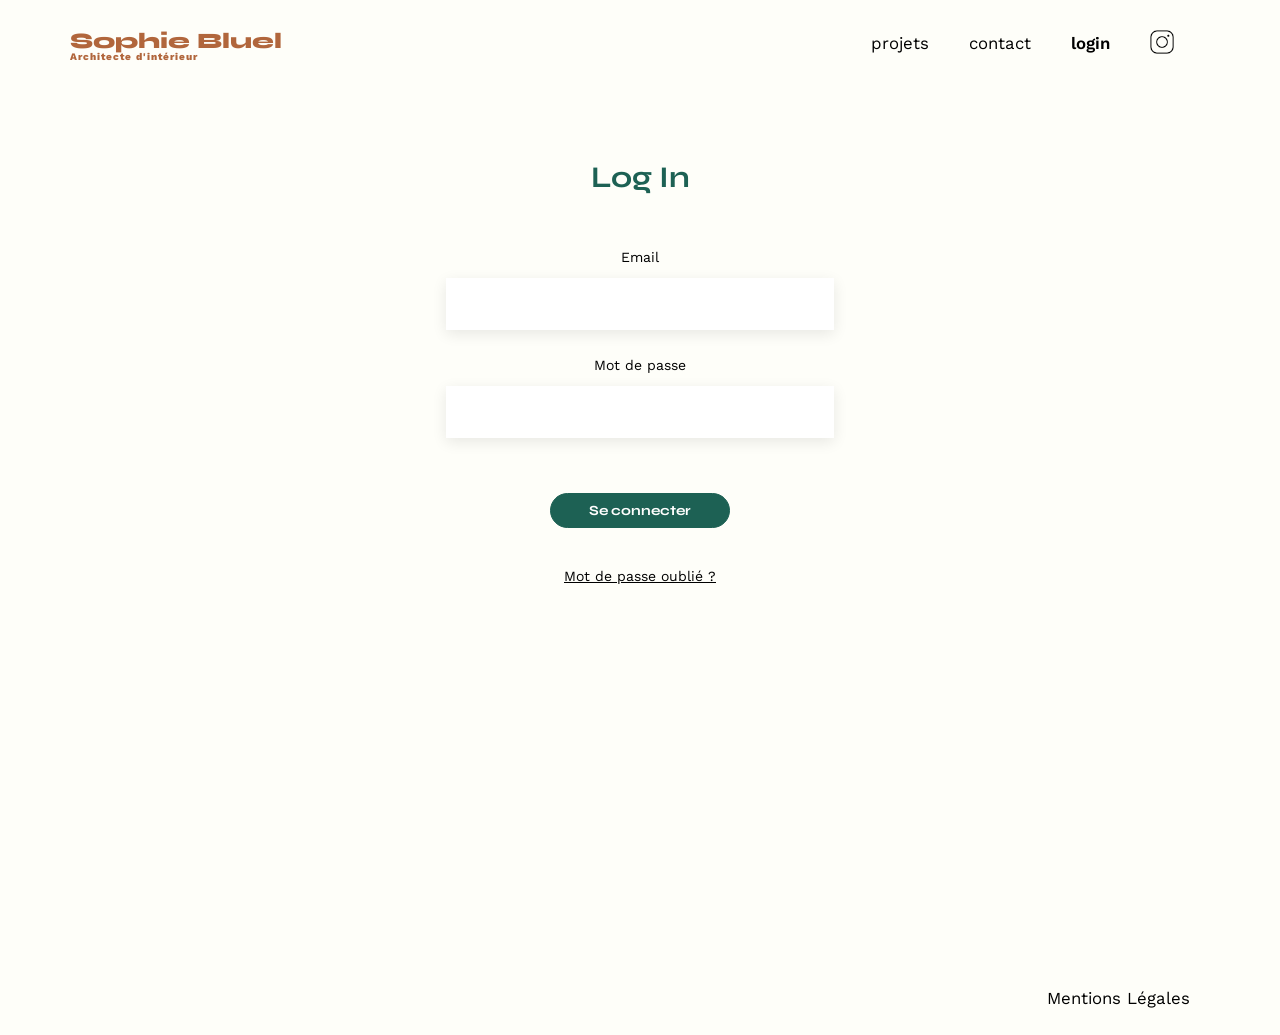
<file: FrontEnd/login.html>
<!DOCTYPE html>
<html lang="fr">

<head>
	<meta charset="UTF-8">
	<title>Sophie Bluel - Architecte d'intérieur</title>
	<meta name="viewport" content="width=device-width, initial-scale=1.0">
	<link rel="preconnect" href="https://fonts.googleapis.com">
	<link rel="preconnect" href="https://fonts.gstatic.com" crossorigin>
	<link href="https://fonts.googleapis.com/css2?family=Syne:wght@700;800&family=Work+Sans&display=swap"
		rel="stylesheet">
	<meta name="description" content="">
	<link rel="stylesheet" href="./assets/style.css">
	<script src="scripts/login.js" type="module"></script>
</head>

<body>
	<header>
		<div id="menu">
			<h1>Sophie Bluel <span>Architecte d'intérieur</span></h1>
			<nav>
				<ul>
					<li><a href="index.html">projets</a></li>
					<li><a href="#">contact</a></li>
					<li><a href="login.html"><span>login</span></a></li>
					<li><img src="./assets/icons/instagram.png" alt="Instagram"></li>
				</ul>
			</nav>
		</div>
	</header>

	<main>
		<section id="login">
			<h2>Log In</h2>
			<form action="./index.html" method="post">
				<label for="email">Email</label>
				<input type="email" name="email" id="email">
				<label for="mdp">Mot de passe</label>
				<input type="password" name="mdp" id="mdp">
				<div class="erreur masque">Erreur dans l’identifiant ou le mot de passe</div>
				<input class="bouton selectionne cliquable" type="submit" value="Se connecter">
			</form>
			<a class="cliquable">Mot de passe oublié ?</a>
		</section>
	</main>

	<footer>
		<nav>
			<ul>
				<li>Mentions Légales</li>
			</ul>
		</nav>
	</footer>
</body>

</html>
</file>
<file: FrontEnd/assets/style.css>
/* http://meyerweb.com/eric/tools/css/reset/
   v2.0 | 20110126
   License: none (public domain)
*/

html, body, div, span, applet, object, iframe,
h1, h2, h3, h4, h5, h6, p, blockquote, pre,
a, abbr, acronym, address, big, cite, code,
del, dfn, em, img, ins, kbd, q, s, samp,
small, strike, strong, sub, sup, tt, var,
b, u, i, center,
dl, dt, dd, ol, ul, li,
fieldset, form, label, legend,
table, caption, tbody, tfoot, thead, tr, th, td,
article, aside, canvas, details, embed,
figure, figcaption, footer, header, hgroup,
menu, nav, output, ruby, section, summary,
time, mark, audio, video {
	margin: 0;
	padding: 0;
	border: 0;
	font-size: 100%;
	font: inherit;
	vertical-align: baseline;
}

/* HTML5 display-role reset for older browsers */
article, aside, details, figcaption, figure,
footer, header, hgroup, menu, nav, section {
	display: block;
}

body {
	line-height: 1;
}

ol,
ul {
	list-style: none;
}

blockquote,
q {
	quotes: none;
}

blockquote:before,
blockquote:after,
q:before,
q:after {
	content: '';
	content: none;
}

table {
	border-collapse: collapse;
	border-spacing: 0;
}

/** end reset css**/


/********** CSS général **********/ 

:root {
    --main-color: #1D6154;
    --main-bg-color: #FEFEF9;
    --disable-color: #A7A7A7;
}

body {
	max-width: 1140px;
	margin: auto;
	font-family: 'Work Sans';
	font-size: 14px;
	background-color: var(--main-bg-color);
}

main {
	width: 85%;
	margin: auto;
	margin-top: 100px;
}

section {
	margin: 50px 0
}

h1 {
	display: flex;
	flex-direction: column;
	font-family: 'Syne';
	font-size: 22px;
	font-weight: 800;
	color: #B1663C
}

h1>span {
	font-family: 'Work Sans';
	font-size: 10px;
	letter-spacing: 0.1em;
}

h2 {
	font-family: 'Syne';
	font-weight: 700;
	font-size: 30px;
	color: var(--main-color);
	margin-bottom: 30px;
}

h3 {
	font-size: 22px;
	font-family: 'Work Sans'
}

a {
	color: black;
	text-decoration: none;
}

a:visited {
	color: black;
}

a span {
	font-weight: 600;
}

label {
	margin: 2em 0 1em 0;
}

form {
	display: flex;
	flex-direction: column;
	text-align: left;
}

/********** Classes utilisées pour boutons, filtres et éléments cachés **********/

.bouton {
	padding: 8px 20px;
	border-radius: 25px;
	font-family: 'Syne';
	font-size: 14px;
}

.bouton-large {
	padding: 0 30px;
}

.classique {
	border: solid 1px var(--main-color);
	color: var(--main-color);
	background-color: white;
}

.selectionne {
	border: solid 1px var(--main-color);
	color: white;
	background-color: var(--main-color);
}

.desactive {
	border: solid 1px var(--disable-color);
	color: white;
	background-color: var(--disable-color);
}

.indicatif {
	font-family: 'Work sans';
	border: solid 1px #CCD6DC;
	color: #306685;
	background-color: #CCD6DC;
}

.invisible {
	display: none;
}

.masque {
	visibility: hidden;
}

.erreur {
	color: red;
	font-weight: 600;
	padding: 10px 0;
}

.cliquable {
	cursor: pointer;
}


/********** Header et Navigation **********/ 

#edition {
	width: 100vw;
	margin: auto;
	text-align: center;
	background-color: black;
	color: white;
	padding: 15px 0;
}

#menu {
	display: flex;
	justify-content: space-between;
	margin: 30px 0;
}

nav ul {
	display: flex;
	align-items: center;
	list-style-type: none;
}

nav li {
	padding: 0 20px;
	font-size: 1.2em;
}

nav img {
	width: 60%;
}

li:hover {
	color: #B1663C;
}

hr {
  	color: #B3B3B3;
	margin: 40px 0px;
	width: 100%;
}


/********** Sections index.html et login.html **********/ 

#introduction {
	display: flex;
	align-items: center;
	margin-bottom: 100px;
	gap: 8%;
}

#introduction figure {
	flex: 1.2;
}

#introduction img {
	display: block;
	width: 100%;
}

#introduction article {
	flex: 1
}

#introduction p {
	margin-bottom: 15px;
}

#portfolio .titre {
	display: flex;
	justify-content: center;
	gap: 30px;
	align-items: baseline;
}

#filtres {
	display: flex;
	flex-direction: row;
	justify-content: center;
	margin-bottom: 30px;
	gap: 30px;
}

#galerie {
	width: 100%;
	display: grid;
	grid-template-columns: 1fr 1fr 1fr;
	grid-column-gap: 20px;
	grid-row-gap: 20px;
	margin-bottom: 70px;
}

#galerie img {
	width: 100%;
}

#contact {
	width: 50%;
	margin: auto;
}

#contact h2 {
	margin-bottom: 10px;
}

#login {
	width: 40%;
	margin: auto;
	height: 800px;
}

#contact>*,
#login>* {
	text-align: center;
}

#login a {
	display: block;
	text-decoration: underline solid;
	margin-top: 20px;
}

input:not(input[type=submit]),
#catégorie {
	height: 50px;
	font-size: 1.2em;
	border: none;
	box-shadow: 0px 4px 14px rgba(0, 0, 0, 0.09);
	padding-left: 10px;
}

input[type="submit"] {
	font-weight: 700;
	margin: 1.5em auto;
	width: 180px;
	text-align: center;
}

#contact textarea {
	border: none;
	box-shadow: 0px 4px 14px rgba(0, 0, 0, 0.09);
}


/********** Modale **********/

#background-modale {
    position: fixed;
	top: 0;
	left: 0;
	width: 100%;
	height: 100%;
    background-color: rgba(0, 0, 0, 0.7);
}

#modale,
#modale-page2 {
	width: 400px;
    padding: 40px 60px;
	background-color: white;
	position: absolute;
	top: 50%;
	left: 50%;
	transform: translate(-50%, -50%);
    text-align: center;
    border-radius: 10px;
    z-index: 10;
}

.btn-fermer {
	position: absolute;
	cursor: pointer;
	top: 20px;
	right: 20px;
}

#btn-precedent {
	position: absolute;
	cursor: pointer;
	top: 20px;
	left: 20px;
}

.btn-supprimer {
	position: absolute;
	padding: 8px 4px;
	top: 5%;
	right: 5%;
	background-color: black;
	color: white;
	border-radius: 2px;
}

#btn-valider {
	margin: 0px auto;
}

.carte {
	position: relative;
}

#cartes {
	display: flex;
	padding: 30px 0px 0px;
	flex-flow: row wrap;
	justify-content: flex-start;
	gap: 5px;
}

#cartes img {
	width: 75px;
	margin-bottom: 10px;
}

#ajout-photo label,
#preview-photo label {
	display: flex;
	align-items: center;
	flex-direction: column;
	background-color: rgb(233,241,246);
	border-radius: 5px;
	color: grey;
	padding: 20px;
	margin-top: 30px;
	gap: 10px;
}

#ajout-photo .bouton {
	width: 50%;
	text-align: center;
	font-family: 'Work Sans';
	font-size: 14px;
	font-weight: 500;
}

#ajout-photo i {
	margin: 10px;
	color: #B9C5CC;
}

#ajout-photo span {
	color: #444444;
	font-size: 12px;
}

#preview-photo {
	text-align: center;
	margin-top: 30px;
}

#preview-photo img {
	height: 200px;
}

#catégorie {
	appearance: none;
	background-color: white;
}

#modale-page2 input[type=file] {
	display: none;
}

/********** Footer **********/

footer nav ul {
	display: flex;
	justify-content: flex-end;
	margin: 2em 0;
}

/********** Largeur d'écran supérieur à 1140px **********/

@media (min-width: 1140px) {
    #edition {
		translate: calc( (  1140px - 100vw ) / 2);
	}
}
</file>
